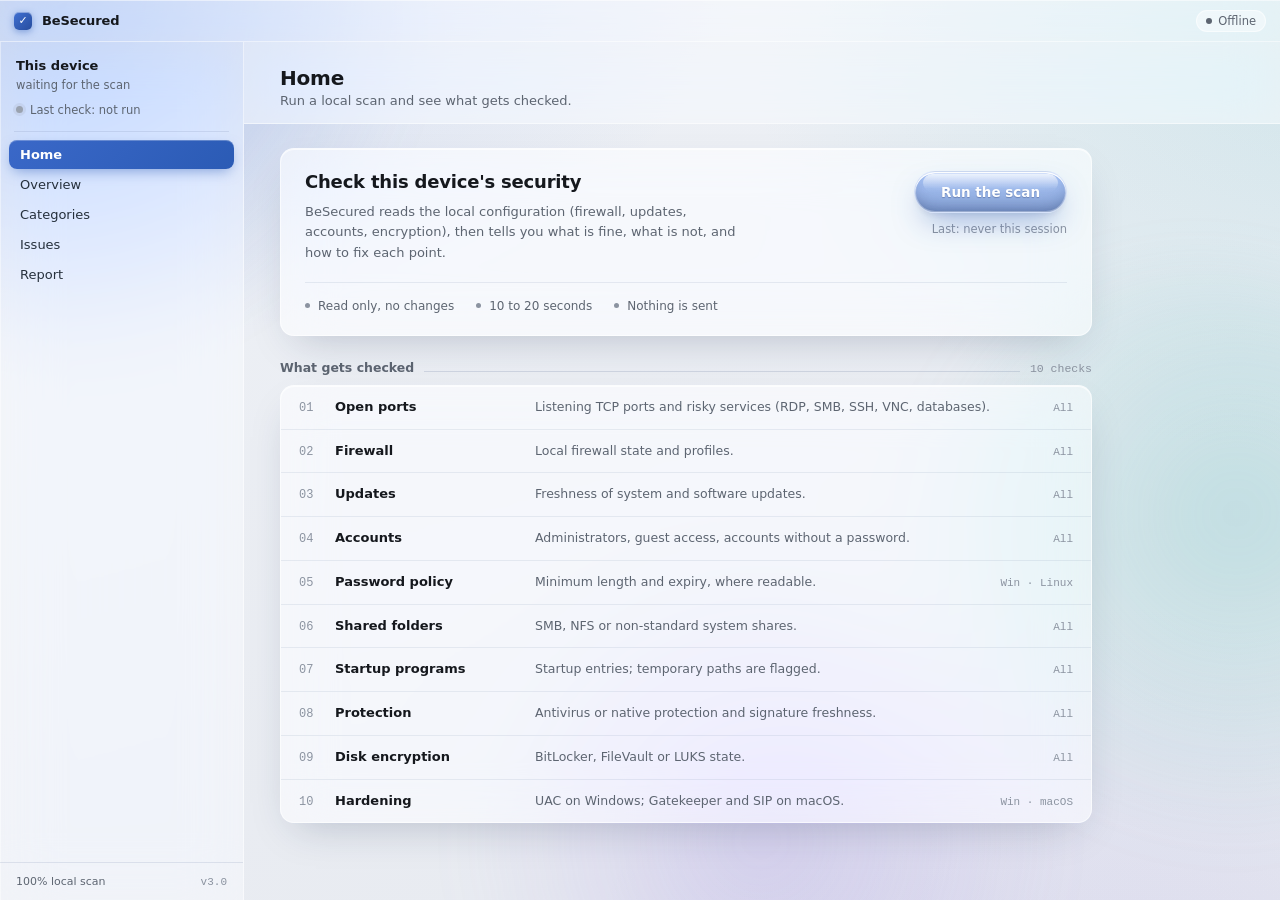
<file: besecured/ui/static/index.html>
<!doctype html>
<html lang="en">
<head>
  <meta charset="utf-8">
  <meta name="viewport" content="width=device-width, initial-scale=1">
  <meta name="color-scheme" content="light">
  <link rel="icon" type="image/svg+xml" href="favicon.svg">
  <title>BeSecured</title>
  <link rel="stylesheet" href="styles.css">
</head>
<body>
  <div id="app" aria-live="polite"></div>
  <script src="app.js"></script>
</body>
</html>
</file>
<file: besecured/ui/static/styles.css>
:root {
  --sans: -apple-system, BlinkMacSystemFont, "Segoe UI", system-ui, Roboto, "Helvetica Neue", Arial, sans-serif;
  --mono: ui-monospace, "SF Mono", Menlo, Consolas, "Liberation Mono", monospace;
  --ease-out: cubic-bezier(0.2, 0, 0, 1);

  --ink: #15181d;
  --ink-2: #26303c;
  --muted: #5d6571;
  --muted-2: #8b93a0;
  --muted-3: #9aa2af;

  --line: rgba(110, 130, 165, 0.14);
  --line-2: rgba(110, 130, 165, 0.13);
  --line-strong: rgba(110, 130, 165, 0.22);

  --blue: #2b5bb5;
  --blue-2: #3a68c8;

  --crit: #b3261e; --crit-bg: rgba(179, 38, 30, 0.12);
  --warn: #8a5a00; --warn-bg: rgba(138, 90, 0, 0.14);
  --info: #1d63a8; --info-bg: rgba(29, 99, 168, 0.12);
  --ok: #1f7a3d;   --ok-bg: rgba(31, 122, 61, 0.13);
  --skip: #5d6571; --skip-bg: rgba(93, 101, 113, 0.13);

  --glass: rgba(255, 255, 255, 0.58);
  --glass-2: rgba(255, 255, 255, 0.55);
  --glass-border: rgba(255, 255, 255, 0.6);
  --card-shadow: 0 1px 0 rgba(255, 255, 255, 0.7) inset, 0 16px 40px -16px rgba(28, 45, 80, 0.26);
  --blur: blur(26px) saturate(180%);
}

*, *::before, *::after { box-sizing: border-box; }
html, body { margin: 0; padding: 0; height: 100%; }
body {
  font-family: var(--sans);
  color: var(--ink);
  font-size: 14px;
  -webkit-font-smoothing: antialiased;
}
button { font-family: inherit; }
::selection { background: #cdddf3; }
:focus-visible { outline: 2px solid var(--blue); outline-offset: 2px; border-radius: 4px; }

/* Motion: continuity (view), confirmation (score), wait (scan), ambience (halos). */
@keyframes bs-sweep { from { transform: translateX(-100%); } to { transform: translateX(320%); } }
@keyframes bs-view  { from { opacity: 0; transform: translateY(6px); } to { opacity: 1; transform: translateY(0); } }
@keyframes bs-score { from { opacity: 0; transform: translateY(8px); } to { opacity: 1; transform: translateY(0); } }
@keyframes bs-drift1 { 0%, 100% { transform: translate(0, 0) scale(1); } 50% { transform: translate(46px, -34px) scale(1.1); } }
@keyframes bs-drift2 { 0%, 100% { transform: translate(0, 0) scale(1); } 50% { transform: translate(-40px, 30px) scale(1.07); } }

@media (prefers-reduced-motion: reduce) {
  *, *::before, *::after {
    animation-duration: 0.001ms !important;
    animation-iteration-count: 1 !important;
    transition-duration: 0.001ms !important;
  }
  [data-keepmotion] { animation-duration: 1.1s !important; animation-iteration-count: infinite !important; }
}

/* ---- Shell ---- */
.bs-root {
  position: relative;
  overflow: hidden;
  display: flex;
  flex-direction: column;
  height: 100vh;
  min-height: 600px;
  background:
    radial-gradient(1200px 780px at 6% -12%, rgba(86, 128, 224, 0.22), transparent 58%),
    radial-gradient(1040px 720px at 104% 6%, rgba(96, 190, 196, 0.18), transparent 56%),
    radial-gradient(960px 820px at 86% 118%, rgba(150, 128, 224, 0.16), transparent 56%),
    linear-gradient(165deg, #eef1f6, #e7eaf0);
}

.bs-halos { position: absolute; inset: 0; overflow: hidden; pointer-events: none; z-index: 0; }
.bs-halo { position: absolute; border-radius: 50%; filter: blur(30px); }
.bs-halo.a { top: -180px; left: -140px; width: 560px; height: 560px; background: radial-gradient(circle at 32% 30%, rgba(58, 104, 200, 0.34), rgba(58, 104, 200, 0) 70%); animation: bs-drift1 26s ease-in-out infinite; }
.bs-halo.b { top: 30%; right: -200px; width: 580px; height: 580px; background: radial-gradient(circle at 58% 42%, rgba(74, 180, 178, 0.26), rgba(74, 180, 178, 0) 70%); animation: bs-drift2 30s ease-in-out infinite; }
.bs-halo.c { bottom: -240px; left: 36%; width: 600px; height: 600px; background: radial-gradient(circle at 50% 50%, rgba(146, 120, 222, 0.22), rgba(146, 120, 222, 0) 70%); animation: bs-drift1 34s ease-in-out infinite; }

/* ---- Titlebar ---- */
.bs-titlebar {
  position: relative; z-index: 1;
  display: flex; align-items: center; gap: 10px;
  height: 42px; flex: 0 0 42px; padding: 0 14px;
  background: rgba(255, 255, 255, 0.42);
  -webkit-backdrop-filter: saturate(180%) blur(24px); backdrop-filter: saturate(180%) blur(24px);
  border-bottom: 1px solid rgba(255, 255, 255, 0.5);
  box-shadow: 0 1px 0 rgba(255, 255, 255, 0.5) inset;
}
.bs-mark {
  width: 18px; height: 18px; border-radius: 5px; flex: 0 0 auto;
  background: linear-gradient(135deg, #4070d2, #274d9e);
  display: flex; align-items: center; justify-content: center;
  color: #fff; font-size: 11px; font-weight: 700;
  box-shadow: 0 2px 7px rgba(43, 91, 181, 0.45), 0 1px 0 rgba(255, 255, 255, 0.4) inset;
}
.bs-wordmark { font-size: 13px; font-weight: 600; letter-spacing: -0.1px; }
.bs-spacer { flex: 1; }
.bs-offline {
  display: flex; align-items: center; gap: 6px;
  font-size: 11.5px; color: var(--muted); padding: 3px 9px; border-radius: 20px;
  background: rgba(255, 255, 255, 0.4); border: 1px solid rgba(255, 255, 255, 0.55);
}
.bs-offline .dot { width: 6px; height: 6px; border-radius: 50%; background: var(--muted); }

/* ---- Layout ---- */
.bs-shell { position: relative; z-index: 1; display: flex; flex: 1; min-height: 0; }

.bs-rail {
  flex: 0 0 244px;
  background: rgba(255, 255, 255, 0.4);
  -webkit-backdrop-filter: saturate(180%) blur(28px); backdrop-filter: saturate(180%) blur(28px);
  border-right: 1px solid rgba(255, 255, 255, 0.5);
  box-shadow: 1px 0 0 rgba(255, 255, 255, 0.4) inset;
  display: flex; flex-direction: column; min-height: 0;
}
.bs-machine { padding: 16px 16px 14px; }
.bs-machine .name { font-size: 13px; font-weight: 600; line-height: 1.3; }
.bs-machine .os { font-size: 11.5px; color: var(--muted); margin-top: 3px; }
.bs-machine .health { display: flex; align-items: center; gap: 7px; margin-top: 11px; font-size: 11.5px; color: var(--muted); }
.bs-machine .health .dot { width: 7px; height: 7px; border-radius: 50%; background: var(--ok); box-shadow: 0 0 0 3px rgba(31, 122, 61, 0.18); flex: 0 0 auto; }
.bs-rule { height: 1px; background: rgba(110, 130, 165, 0.18); margin: 0 14px 8px; }

.bs-nav { padding: 0 9px; display: flex; flex-direction: column; gap: 1px; }
.bs-nav-item {
  display: flex; align-items: center; width: 100%;
  padding: 7px 11px; border: none; border-radius: 8px; background: transparent;
  color: var(--ink-2); font-size: 13px; font-weight: 450;
  text-align: left; cursor: pointer; transition: background 140ms ease;
}
.bs-nav-item:hover { background: rgba(43, 91, 181, 0.08); }
.bs-nav-item[aria-current="page"] {
  background: linear-gradient(135deg, #3a68c8, #2b5bb5);
  color: #fff; font-weight: 600;
  box-shadow: 0 5px 14px -4px rgba(43, 91, 181, 0.55), 0 1px 0 rgba(255, 255, 255, 0.25) inset;
}
.bs-nav-item[aria-current="page"]:hover { background: linear-gradient(135deg, #3a68c8, #2b5bb5); }
.bs-nav-item .badge {
  margin-left: auto; min-width: 19px; height: 18px; padding: 0 6px;
  display: inline-flex; align-items: center; justify-content: center; border-radius: 9px;
  background: var(--warn-bg); color: var(--warn);
  font-size: 11px; font-weight: 600; font-variant-numeric: tabular-nums;
}
.bs-nav-item[aria-current="page"] .badge { background: rgba(255, 255, 255, 0.25); color: #fff; }

.bs-rail-foot {
  margin-top: auto; padding: 12px 16px; border-top: 1px solid rgba(110, 130, 165, 0.18);
  display: flex; align-items: center; gap: 8px;
}
.bs-rail-foot .left { font-size: 11px; color: var(--muted); }
.bs-rail-foot .ver { margin-left: auto; font-size: 11px; color: var(--muted-2); font-family: var(--mono); }

/* ---- Main ---- */
.bs-main { flex: 1; min-width: 0; overflow-y: auto; background: transparent; }
.bs-header {
  padding: 24px 36px 15px; position: sticky; top: 0; z-index: 2;
  background: rgba(247, 249, 252, 0.55);
  -webkit-backdrop-filter: saturate(180%) blur(24px); backdrop-filter: saturate(180%) blur(24px);
  border-bottom: 1px solid rgba(255, 255, 255, 0.5);
}
.bs-header h1 { margin: 0 0 3px; font-size: 20px; font-weight: 600; letter-spacing: -0.2px; }
.bs-header p { margin: 0; font-size: 13px; color: var(--muted); }
.bs-content { padding: 24px 36px 52px; max-width: 884px; }
.bs-view { animation: bs-view 240ms var(--ease-out) both; }

/* ---- Glass cards ---- */
.bs-card {
  background: var(--glass); border: 1px solid var(--glass-border); border-radius: 14px;
  box-shadow: var(--card-shadow);
  -webkit-backdrop-filter: var(--blur); backdrop-filter: var(--blur);
}
.bs-card.flat { background: var(--glass-2); }
.bs-card.pad { padding: 22px 24px; }
.bs-card.clip { overflow: hidden; }
.bs-mb { margin-bottom: 16px; }

/* ---- CTA ---- */
.bs-cta {
  position: relative; overflow: hidden; isolation: isolate;
  background: linear-gradient(180deg, rgba(92, 140, 236, 0.52) 0%, rgba(46, 96, 188, 0.54) 100%);
  color: #fff; border: 1px solid rgba(255, 255, 255, 0.55); border-radius: 999px;
  padding: 12px 26px; font-size: 13.5px; font-weight: 600; cursor: pointer; white-space: nowrap;
  -webkit-backdrop-filter: blur(14px) saturate(185%); backdrop-filter: blur(14px) saturate(185%);
  box-shadow:
    0 14px 30px -10px rgba(43, 91, 181, 0.55), 0 4px 10px -6px rgba(28, 45, 80, 0.25),
    inset 0 1.5px 0.5px rgba(255, 255, 255, 0.95), inset 0 0 0 1px rgba(255, 255, 255, 0.32),
    inset 0 -12px 18px -12px rgba(12, 30, 80, 0.5);
  text-shadow: 0 1px 1px rgba(15, 35, 85, 0.3);
  transition: background 200ms ease, transform 180ms var(--ease-out), box-shadow 200ms ease;
}
.bs-cta::before {
  content: ""; position: absolute; left: 5%; right: 5%; top: 1.5px; height: 46%;
  background: linear-gradient(180deg, rgba(255, 255, 255, 0.78), rgba(255, 255, 255, 0.06) 80%, transparent);
  border-radius: 999px; pointer-events: none;
}
.bs-cta > span { position: relative; z-index: 1; }
.bs-cta:hover {
  background: linear-gradient(180deg, rgba(104, 150, 242, 0.6) 0%, rgba(52, 104, 200, 0.62) 100%);
  transform: translateY(-1px) scale(1.02, 1.07);
  box-shadow: 0 16px 32px -8px rgba(43, 91, 181, 0.62), 0 1px 0 rgba(255, 255, 255, 0.8) inset, 0 -10px 18px -12px rgba(15, 35, 85, 0.5) inset;
}
.bs-cta:active {
  background: linear-gradient(180deg, rgba(80, 128, 224, 0.55), rgba(40, 88, 180, 0.58));
  transform: translateY(1px) scale(0.99, 0.93);
  box-shadow: 0 4px 10px -8px rgba(43, 91, 181, 0.5), inset 0 2px 6px -2px rgba(12, 30, 80, 0.4), inset 0 1px 0 rgba(255, 255, 255, 0.5);
}

.bs-link { background: none; border: none; font-size: 12.5px; color: var(--blue); font-weight: 600; cursor: pointer; padding: 0; transition: color 140ms ease; }
.bs-link:hover { color: #21478f; }

/* ---- Severity badge ---- */
.bs-sev { display: inline-flex; align-items: center; gap: 5px; padding: 3px 9px 3px 5px; border-radius: 6px; font-size: 11.5px; font-weight: 600; }
.bs-sev .g { display: inline-flex; align-items: center; justify-content: center; width: 13px; height: 13px; border-radius: 50%; flex: 0 0 auto; color: #fff; font-size: 9px; font-weight: 700; line-height: 1; }
.bs-sev.crit { background: var(--crit-bg); color: var(--crit); } .bs-sev.crit .g { background: var(--crit); }
.bs-sev.warn { background: var(--warn-bg); color: var(--warn); } .bs-sev.warn .g { background: var(--warn); }
.bs-sev.info { background: var(--info-bg); color: var(--info); } .bs-sev.info .g { background: var(--info); }
.bs-sev.ok   { background: var(--ok-bg);   color: var(--ok);   } .bs-sev.ok .g   { background: var(--ok); }
.bs-sev.skip { background: var(--skip-bg); color: var(--skip); } .bs-sev.skip .g { background: var(--skip); }

/* ---- Home ---- */
.bs-hero { display: flex; justify-content: space-between; align-items: flex-start; gap: 32px; }
.bs-hero .copy { max-width: 440px; }
.bs-hero h2 { margin: 0 0 8px; font-size: 18px; font-weight: 600; letter-spacing: -0.2px; line-height: 1.25; }
.bs-hero p { margin: 0; font-size: 13px; line-height: 1.6; color: var(--muted); }
.bs-hero .act { display: flex; flex-direction: column; align-items: flex-end; gap: 9px; flex: 0 0 auto; }
.bs-hero .last { font-size: 11.5px; color: var(--muted-2); }
.bs-reassure { display: flex; gap: 22px; margin-top: 18px; padding-top: 16px; border-top: 1px solid var(--line); flex-wrap: wrap; }
.bs-reassure span { display: flex; align-items: center; gap: 8px; font-size: 12px; color: var(--muted); }
.bs-reassure span::before { content: ""; width: 5px; height: 5px; border-radius: 50%; background: var(--muted-2); }

.bs-section-head { display: flex; align-items: baseline; gap: 10px; margin: 24px 0 10px; }
.bs-section-head .t { font-size: 12.5px; font-weight: 600; color: var(--muted); }
.bs-section-head .rule { flex: 1; height: 1px; background: var(--line-strong); }
.bs-section-head .n { font-size: 11.5px; color: var(--muted-2); font-family: var(--mono); }

.bs-control { display: flex; align-items: baseline; gap: 16px; padding: 12px 18px; border-bottom: 1px solid var(--line-2); }
.bs-control:last-child { border-bottom: 0; }
.bs-control .idx { flex: 0 0 20px; font-size: 12px; color: var(--muted-2); font-family: var(--mono); }
.bs-control .name { flex: 0 0 184px; font-size: 13px; font-weight: 600; }
.bs-control .desc { flex: 1; font-size: 12.5px; line-height: 1.5; color: var(--muted); }
.bs-control .plat { flex: 0 0 auto; font-size: 11px; color: var(--muted-2); font-family: var(--mono); white-space: nowrap; }

/* ---- Scan ---- */
.bs-scan { padding: 26px 28px 22px; max-width: 560px; }
.bs-scan .h { display: flex; align-items: center; gap: 11px; margin-bottom: 16px; }
.bs-scan .h .pulse { width: 9px; height: 9px; border-radius: 50%; background: var(--blue); box-shadow: 0 0 0 4px rgba(43, 91, 181, 0.16); flex: 0 0 auto; }
.bs-scan .h .t { font-size: 15px; font-weight: 600; }
.bs-progress { height: 5px; border-radius: 3px; background: rgba(110, 130, 165, 0.18); overflow: hidden; margin-bottom: 11px; position: relative; }
.bs-progress .bar { position: absolute; top: 0; bottom: 0; width: 32%; border-radius: 3px; background: linear-gradient(90deg, #3a68c8, #2b5bb5); box-shadow: 0 0 10px rgba(43, 91, 181, 0.5); animation: bs-sweep 1.1s linear infinite; }
.bs-scan .count { margin: 0 0 20px; font-size: 12.5px; color: var(--muted); font-variant-numeric: tabular-nums; }
.bs-scan .log { border-top: 1px solid var(--line); padding-top: 8px; }
.bs-scan .row { display: flex; align-items: center; gap: 11px; padding: 7px 0; opacity: 0.4; transition: opacity 160ms ease; }
.bs-scan .row.done { opacity: 1; }
.bs-scan .mark { width: 15px; height: 15px; border-radius: 50%; border: 1.5px solid #c0c6cf; flex: 0 0 auto; }
.bs-scan .row.done .mark { border: none; background: var(--ok); color: #fff; font-size: 9px; display: flex; align-items: center; justify-content: center; }
.bs-scan .row .nm { font-size: 13px; }

/* ---- Overview ---- */
.bs-score-block { padding: 24px 26px 22px; margin-bottom: 16px; }
.bs-score-head { display: flex; align-items: center; gap: 22px; margin-bottom: 24px; flex-wrap: wrap; }
.bs-score-tile {
  position: relative; flex: 0 0 auto; display: flex; align-items: baseline; gap: 5px;
  padding: 18px 28px 16px; border-radius: 20px; overflow: hidden;
  background: linear-gradient(150deg, rgba(255, 255, 255, 0.78) 0%, rgba(236, 243, 253, 0.5) 100%);
  border: 1px solid rgba(255, 255, 255, 0.75);
  box-shadow: 0 1px 0 rgba(255, 255, 255, 0.95) inset, 0 18px 40px -16px rgba(43, 91, 181, 0.45);
  -webkit-backdrop-filter: blur(22px) saturate(180%); backdrop-filter: blur(22px) saturate(180%);
  font-variant-numeric: tabular-nums; animation: bs-score 460ms var(--ease-out) both;
}
.bs-score-tile::before { content: ""; position: absolute; top: -40px; left: -30px; width: 110px; height: 80px; border-radius: 50%; background: radial-gradient(circle, rgba(255, 255, 255, 0.85), rgba(255, 255, 255, 0) 70%); pointer-events: none; }
.bs-score-tile .num { font-size: 76px; line-height: 0.82; font-weight: 600; letter-spacing: -2px; background: linear-gradient(135deg, #2b5bb5 0%, #3f8fb0 100%); -webkit-background-clip: text; background-clip: text; color: transparent; }
.bs-score-tile .out { font-size: 19px; font-weight: 600; color: var(--muted-3); }
.bs-score-side { display: flex; flex-direction: column; gap: 9px; min-width: 0; }
.bs-grade { align-self: flex-start; display: inline-flex; align-items: center; gap: 7px; font-size: 12.5px; font-weight: 600; color: var(--ink); background: rgba(255, 255, 255, 0.62); border: 1px solid rgba(255, 255, 255, 0.75); padding: 5px 13px; border-radius: 9px; white-space: nowrap; box-shadow: 0 1px 0 rgba(255, 255, 255, 0.7) inset; }
.bs-grade .dot { width: 7px; height: 7px; border-radius: 50%; background: var(--ok); box-shadow: 0 0 0 3px rgba(31, 122, 61, 0.18); }
.bs-summary { font-size: 13.5px; line-height: 1.5; color: var(--muted); max-width: 340px; text-wrap: pretty; }

.bs-distbar { display: flex; height: 8px; border-radius: 5px; overflow: hidden; gap: 2px; margin-bottom: 14px; }
.bs-distbar > span { display: block; }
.bs-dist { display: flex; gap: 24px; flex-wrap: wrap; }
.bs-dist .item { display: flex; align-items: center; gap: 8px; }
.bs-dist .swatch { width: 9px; height: 9px; border-radius: 3px; flex: 0 0 auto; }
.bs-dist .v { font-size: 14px; font-weight: 600; font-variant-numeric: tabular-nums; }
.bs-dist .l { font-size: 12.5px; color: var(--muted); }

.bs-list-head { display: flex; align-items: center; justify-content: space-between; padding: 13px 20px; border-bottom: 1px solid var(--line); }
.bs-list-head .t { font-size: 13px; font-weight: 600; }
.bs-prio { display: flex; align-items: center; gap: 12px; width: 100%; padding: 12px 20px; border: none; border-bottom: 1px solid var(--line-2); background: transparent; cursor: pointer; color: var(--ink); transition: background 140ms ease; }
.bs-prio:last-child { border-bottom: 0; }
.bs-prio:hover { background: rgba(43, 91, 181, 0.06); }
.bs-prio .title { font-size: 13px; font-weight: 500; text-align: left; }
.bs-prio .cat { margin-left: auto; font-size: 11.5px; color: var(--muted-2); white-space: nowrap; }
.bs-empty { padding: 18px 20px; font-size: 12.5px; color: var(--muted); }

/* ---- Categories ---- */
.bs-cat-head { display: flex; align-items: center; gap: 16px; padding: 11px 20px; border-bottom: 1px solid var(--line); font-size: 11.5px; color: var(--muted); font-weight: 600; }
.bs-cat-row { display: flex; align-items: center; gap: 16px; padding: 12px 20px; border-bottom: 1px solid var(--line-2); }
.bs-cat-row:last-child { border-bottom: 0; }
.bs-col-domain { flex: 0 0 190px; display: flex; align-items: center; gap: 9px; }
.bs-col-note { flex: 1; }
.bs-col-score { flex: 0 0 124px; }
.bs-col-state { flex: 0 0 120px; }
.bs-cat-row .dot { width: 8px; height: 8px; border-radius: 3px; flex: 0 0 auto; }
.bs-cat-row .name { font-size: 13px; font-weight: 500; }
.bs-cat-row .note { font-size: 12.5px; color: var(--muted); }
.bs-score-cell { display: flex; align-items: center; gap: 10px; }
.bs-score-track { flex: 1; height: 5px; background: rgba(110, 130, 165, 0.18); border-radius: 3px; overflow: hidden; }
.bs-score-fill { height: 100%; border-radius: 3px; }
.bs-score-text { font-size: 12px; font-family: var(--mono); color: var(--muted); min-width: 32px; text-align: right; }
.bs-state-cell { display: flex; justify-content: flex-end; }
.bs-note { margin: 14px 2px 0; font-size: 12px; line-height: 1.6; color: var(--muted-2); }

/* ---- Fixes ---- */
.bs-find { margin-bottom: 14px; }
.bs-find-head { display: flex; align-items: center; justify-content: space-between; gap: 16px; padding: 14px 20px; border-bottom: 1px solid var(--line); }
.bs-find-head .lhs { display: flex; align-items: center; gap: 12px; min-width: 0; }
.bs-find-head .title { font-size: 14.5px; font-weight: 600; }
.bs-find-head .meta { font-size: 11.5px; color: var(--muted-2); font-family: var(--mono); white-space: nowrap; }
.bs-find-body { padding: 18px 20px; display: flex; flex-direction: column; gap: 16px; }
.bs-find-body .label { font-size: 11.5px; color: var(--muted); font-weight: 600; margin-bottom: 5px; }
.bs-find-body p { margin: 0; font-size: 13px; line-height: 1.6; color: var(--ink-2); }
.bs-steps { display: flex; flex-direction: column; gap: 9px; }
.bs-step { display: flex; gap: 11px; align-items: flex-start; }
.bs-step .num { flex: 0 0 auto; width: 20px; height: 20px; border-radius: 6px; background: rgba(43, 91, 181, 0.1); color: var(--blue); font: 600 11px var(--mono); display: flex; align-items: center; justify-content: center; margin-top: 1px; }
.bs-step .txt { font-size: 13px; line-height: 1.55; color: var(--ink-2); }

.bs-noaction { margin-top: 6px; }
.bs-noaction .head { padding: 13px 20px; border-bottom: 1px solid var(--line); font-size: 13px; font-weight: 600; color: var(--muted); }
.bs-noaction .body { padding: 14px 20px; display: flex; flex-direction: column; gap: 10px; }
.bs-noaction .note { display: flex; gap: 10px; align-items: baseline; font-size: 12.5px; color: var(--muted); }
.bs-noaction .note::before { content: ""; flex: 0 0 auto; width: 5px; height: 5px; border-radius: 50%; background: #c0c6cf; align-self: flex-start; margin-top: 6px; }

/* ---- Report ---- */
.bs-report { display: flex; gap: 22px; align-items: flex-start; }
.bs-report .left { flex: 1; min-width: 0; display: flex; flex-direction: column; gap: 16px; }
.bs-report .pad { padding: 20px; }
.bs-report h3 { margin: 0 0 3px; font-size: 13.5px; font-weight: 600; }
.bs-report .sub { margin: 0 0 14px; font-size: 12.5px; color: var(--muted); }
.bs-fmt { display: flex; flex-direction: column; gap: 9px; }
.bs-fmt-opt { display: flex; align-items: flex-start; gap: 12px; width: 100%; padding: 13px 15px; border-radius: 10px; cursor: pointer; text-align: left; border: 1px solid rgba(255, 255, 255, 0.6); background: rgba(255, 255, 255, 0.5); color: var(--ink); transition: border-color 140ms ease, background 140ms ease; }
.bs-fmt-opt[aria-pressed="true"] { border-color: rgba(43, 91, 181, 0.55); background: rgba(43, 91, 181, 0.1); box-shadow: 0 1px 0 rgba(255, 255, 255, 0.5) inset; }
.bs-radio { flex: 0 0 auto; width: 16px; height: 16px; border-radius: 50%; margin-top: 1px; border: 1.5px solid #c0c6cf; background: #fff; transition: border-color 140ms ease; }
.bs-fmt-opt[aria-pressed="true"] .bs-radio { border-color: var(--blue); background: radial-gradient(var(--blue) 0 4px, #fff 5px 16px); }
.bs-fmt-opt .nm { display: block; font-size: 13px; font-weight: 600; }
.bs-fmt-opt .ds { display: block; font-size: 12px; color: var(--muted); line-height: 1.45; margin-top: 3px; }
.bs-dest-label { font-size: 11.5px; color: var(--muted); font-weight: 600; margin-bottom: 8px; }
.bs-dest-path { font-size: 12.5px; font-family: var(--mono); color: var(--ink-2); word-break: break-all; margin-bottom: 13px; }
.bs-dest-note { display: flex; gap: 9px; align-items: flex-start; padding-top: 13px; border-top: 1px solid var(--line); }
.bs-dest-note .dot { flex: 0 0 auto; width: 6px; height: 6px; border-radius: 50%; background: var(--ok); margin-top: 5px; }
.bs-dest-note p { margin: 0; font-size: 12px; line-height: 1.55; color: var(--muted); }
.bs-export-row { display: flex; align-items: center; gap: 16px; }
.bs-exported { display: inline-flex; align-items: center; gap: 7px; font-size: 12.5px; color: var(--ok); animation: bs-view 220ms var(--ease-out) both; }
.bs-exported .chk { width: 14px; height: 14px; border-radius: 50%; background: var(--ok); color: #fff; font-size: 9px; display: inline-flex; align-items: center; justify-content: center; }

.bs-doc-wrap { flex: 0 0 246px; }
.bs-doc-label { font-size: 11.5px; color: var(--muted); font-weight: 600; margin-bottom: 9px; }
.bs-doc { background: #fff; border: 1px solid rgba(255, 255, 255, 0.7); border-radius: 10px; padding: 20px 18px; box-shadow: 0 1px 0 rgba(255, 255, 255, 0.9) inset, 0 18px 44px -16px rgba(28, 45, 80, 0.32); }
.bs-doc .brand { font-size: 12px; font-weight: 700; }
.bs-doc .date { font-size: 9.5px; color: var(--muted-2); font-family: var(--mono); margin-bottom: 15px; }
.bs-doc .score { display: flex; align-items: baseline; gap: 4px; margin-bottom: 13px; font-variant-numeric: tabular-nums; }
.bs-doc .score .n { font-size: 32px; line-height: 1; font-weight: 600; }
.bs-doc .score .o { font-size: 13px; color: var(--muted-2); }
.bs-doc .thumb { display: flex; gap: 2px; margin-bottom: 15px; }
.bs-doc .thumb > span { display: block; height: 5px; border-radius: 2px; }
.bs-doc .lines { display: flex; flex-direction: column; gap: 7px; }
.bs-doc .lines > span { height: 5px; background: #e8eaed; border-radius: 2px; display: block; }

/* ---- Error ---- */
.bs-error { padding: 22px 24px; max-width: 560px; }
.bs-error h2 { margin: 0 0 8px; font-size: 16px; font-weight: 600; }
.bs-error p { margin: 0 0 16px; font-size: 13px; line-height: 1.6; color: var(--muted); }

@media (max-width: 760px) {
  .bs-rail { flex-basis: 200px; }
  .bs-report { flex-direction: column; }
  .bs-doc-wrap { flex-basis: auto; width: 100%; max-width: 320px; }
  .bs-control .name { flex-basis: 130px; }
}
</file>
